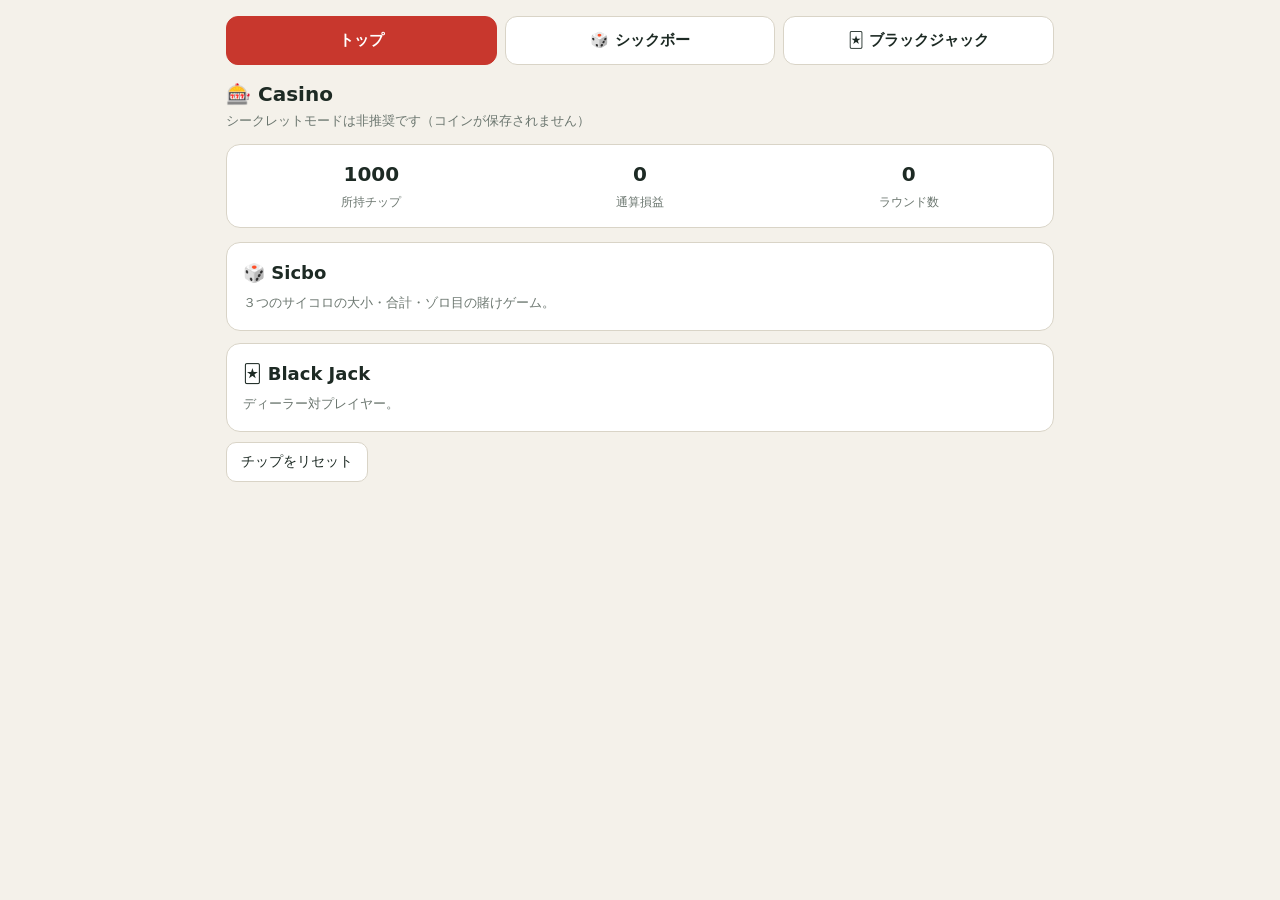
<file: index.html>
<!DOCTYPE html>
<html lang="ja">
<head>
<meta charset="utf-8">
<meta name="viewport" content="width=device-width, initial-scale=1, viewport-fit=cover">
<title>CASINO</title>
<link rel="stylesheet" href="assets/common.css">
<style>
.games{display:grid;gap:12px}
.game{display:block;text-decoration:none;color:var(--ink);background:var(--card);border:1px solid var(--line);border-radius:14px;padding:16px}
.game b{display:block;font-size:18px;margin-bottom:4px}.game span{color:var(--sub);font-size:13px}
.game:hover{border-color:var(--gold)}
</style>
</head>
<body>
<main>
<nav class="nav"><a href="index.html" class="on">トップ</a><a href="sicbo.html">🎲 シックボー</a><a href="blackjack.html">🃏 ブラックジャック</a></nav>
<h1>🎰 Casino</h1>
<p class="sub">シークレットモードは非推奨です（コインが保存されません）</p>
<div class="card top" style="grid-template-columns:repeat(3,1fr)">
  <div class="stat"><b id="bal">1000</b><span>所持チップ</span></div>
  <div class="stat"><b id="net">0</b><span>通算損益</span></div>
  <div class="stat"><b id="rnd">0</b><span>ラウンド数</span></div>
</div>
<div class="games">
  <a class="game" href="sicbo.html"><b>🎲 Sicbo</b><span>３つのサイコロの大小・合計・ゾロ目の賭けゲーム。</span></a>
  <a class="game" href="blackjack.html"><b>🃏 Black Jack</b><span>ディーラー対プレイヤー。</span></a>
</div>
<div class="btns"><button class="b" id="reset">チップをリセット</button></div>
</main>
<script src="assets/wallet.js"></script>
<script>
const $=id=>document.getElementById(id);
function paint(){
  const s=Wallet.get();$("bal").textContent=s.balance;
  const n=$("net");n.textContent=(s.net>0?"+":"")+s.net;n.className=s.net>0?"pos":s.net<0?"neg":"";
  $("rnd").textContent=s.rounds;
}
paint();Wallet.on(paint);
$("reset").onclick=()=>{if(confirm("チップを"+Wallet.START+"枚に戻します。よろしいですか?")){Wallet.reset();paint()}};
</script>
</body>
</html>
</file>
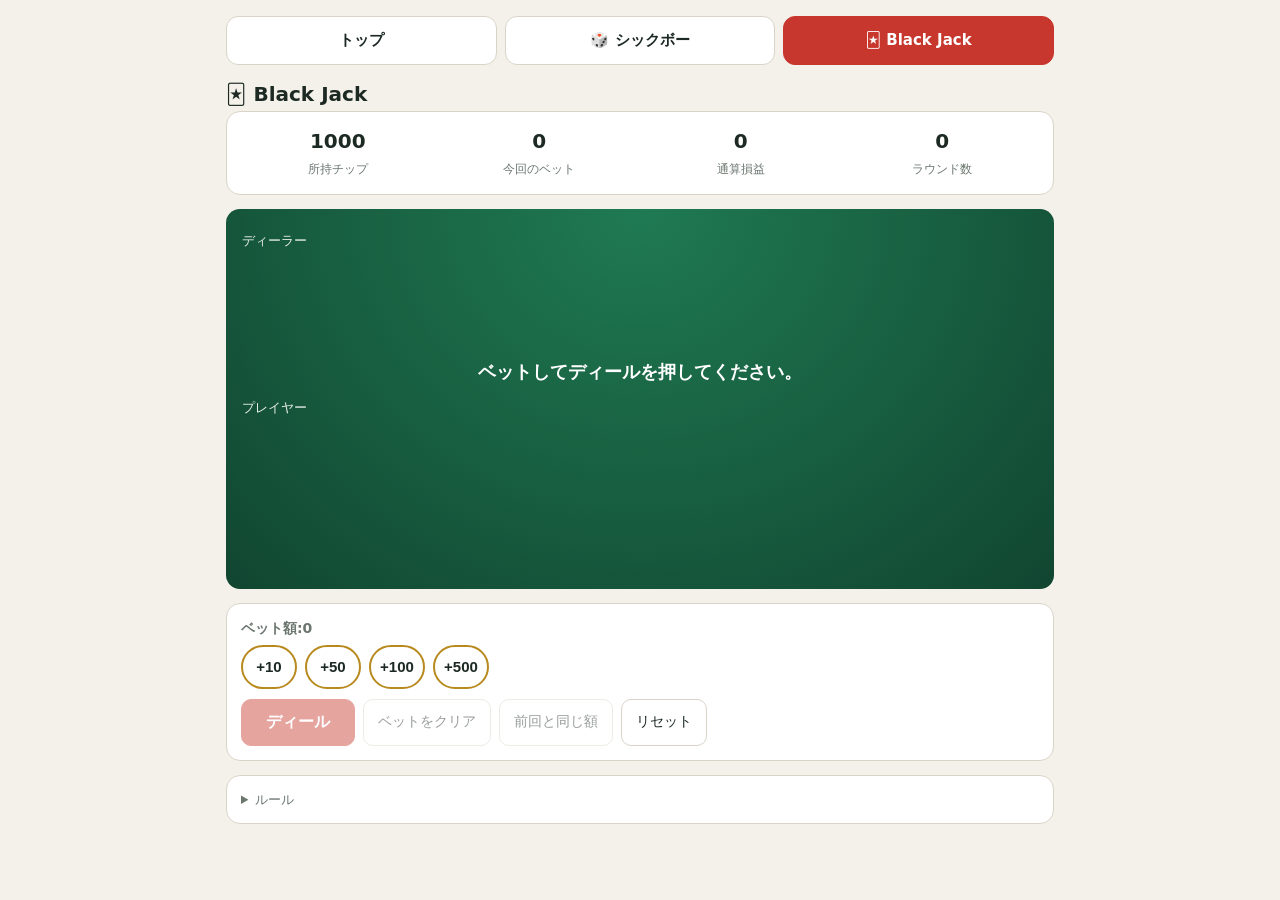
<file: blackjack.html>
<!DOCTYPE html>
<html lang="ja">
<head>
<meta charset="utf-8">
<meta name="viewport" content="width=device-width, initial-scale=1, viewport-fit=cover">
<title>Black Jack</title>
<link rel="stylesheet" href="assets/common.css">
<style>
.bjtable{background:radial-gradient(ellipse at 50% 0,#1f7a52,#114631);border-radius:14px;padding:16px;color:#fff;margin-bottom:14px;min-height:380px}
.lbl{font-size:13px;opacity:.9;margin:6px 0}
.cards{display:flex;flex-wrap:wrap;gap:6px;min-height:90px}
.pc{width:60px;height:86px;background:#fff;color:#111;border-radius:8px;display:flex;flex-direction:column;justify-content:space-between;padding:6px 7px;font-weight:700;font-size:18px;line-height:1;box-shadow:0 3px 8px rgba(0,0,0,.4)}
.pc.nw{animation:deal .35s ease-out}
.pc.red{color:#c8372d}
.pc .s{font-size:28px;align-self:center}
.pc.back{background:repeating-linear-gradient(45deg,#8a1f1f 0 6px,#b32b2b 6px 12px);border:3px solid #fff}
@keyframes deal{from{opacity:0;transform:translateY(-30px) scale(.9)}}
.bjmsg{text-align:center;font-weight:700;min-height:28px;margin:12px 0;font-size:18px}
.hands{display:flex;flex-wrap:wrap;gap:12px}
.hand{border:2px solid transparent;border-radius:12px;padding:8px;background:rgba(0,0,0,.22)}
.hand.act{border-color:#ffd84a}
.hand .info{font-size:13px;margin-top:6px;display:flex;gap:10px;flex-wrap:wrap}
.hand .res{font-weight:700;color:#ffd84a}
@media (max-width:560px){.pc{width:50px;height:74px;font-size:15px}.pc .s{font-size:22px}}
</style>
</head>
<body>
<main>
<nav class="nav"><a href="index.html">トップ</a><a href="sicbo.html">🎲 シックボー</a><a href="blackjack.html" class="on">🃏 Black Jack</a></nav>
<h1>🃏 Black Jack</h1>

<div class="card top">
  <div class="stat"><b id="bal">1000</b><span>所持チップ</span></div>
  <div class="stat"><b id="tot">0</b><span>今回のベット</span></div>
  <div class="stat"><b id="net">0</b><span>通算損益</span></div>
  <div class="stat"><b id="rnd">0</b><span>ラウンド数</span></div>
</div>

  <div class="bjtable">
    <div class="lbl">ディーラー <b id="dTot"></b></div>
    <div class="cards" id="dCards"></div>
    <div class="bjmsg" id="bjMsg">ベットしてディールを押してください。</div>
    <div class="lbl">プレイヤー</div>
    <div class="hands" id="pHands"></div>
  </div>
  <div class="card">
    <div id="bjBetBox">
      <h2>ベット額:<span id="bjBetAmt">0</span></h2>
      <div class="chips" id="bjChips"><button class="chip" data-a="10">+10</button><button class="chip" data-a="50">+50</button><button class="chip" data-a="100">+100</button><button class="chip" data-a="500">+500</button></div>
      <div class="btns"><button class="b primary" id="bjDeal">ディール</button><button class="b" id="bjClr">ベットをクリア</button><button class="b" id="bjSame">前回と同じ額</button><button class="b" id="bjReset">リセット</button></div>
    </div>
    <div id="bjActBox" hidden>
      <div class="btns" style="margin-top:0"><button class="b primary" id="bjHit">ヒット</button><button class="b" id="bjStand">スタンド</button><button class="b" id="bjDbl">ダブル</button><button class="b" id="bjSplit">スプリット</button></div>
    </div>
  </div>
  <div class="card"><details><summary>ルール</summary><ul>
    <li>6デッキ。21を超えずにディーラーより21に近づければ勝ち(1:1)。</li>
    <li>最初の2枚が21(Black Jack)は3:2。ディーラーもBlack Jackならプッシュ(賭け金が戻る)。</li>
    <li>ディーラーは17以上になるまでヒットし、ソフト17を含むすべての17でスタンドします。</li>
    <li>ダブル:最初の2枚のとき、同額を追加して1枚だけ引いて終了(スプリット後も可)。</li>
    <li>スプリット:同じ数値の2枚(10・J・Q・Kは同じ扱い)を2手に分け、同額を追加。最大4手まで。Aのスプリットは各1枚だけ引いて終了し、再スプリットはできません。スプリット後の21はBlack Jackにならず1:1です。</li>
    <li>ディーラーがBlack Jackのときは、ダブルやスプリットを選ぶ前に公開されます。インシュランスとサレンダーはありません。</li>
    <li>チップはシックボーと共通です。</li>
  </ul></details></div>
</main>
<script src="assets/wallet.js"></script>
<script>
const $=id=>document.getElementById(id);
let {balance,net,rounds}=Wallet.get();
function paint(){
  $("bal").textContent=balance;
  $("tot").textContent=bj.phase==="bet"?bj.bet:bj.hands.reduce((a,h)=>a+h.bet,0);
  const n=$("net");n.textContent=(net>0?"+":"")+net;n.className=net>0?"pos":net<0?"neg":"";
  $("rnd").textContent=rounds;save();
}
// チップ・損益は共通の Wallet に、前回のベット額はこのゲーム専用のキーに保存
const BJ_KEY="casino-blackjack-v1";
function save(){
  Wallet.set({balance:balance+bjHeld(),net,rounds});
  try{localStorage.setItem(BJ_KEY,JSON.stringify({first:bj.first}))}catch(e){}
}
function resetAll(){
  if(bj.lock||bj.phase!=="bet")return;
  Wallet.reset();({balance,net,rounds}=Wallet.get());
  bj.bet=0;bj.hands=[];bj.dealer=[];bj.hole=false;bj.first=0;
  $("bjMsg").textContent="ベットしてディールを押してください。";paint();
}
/* ===== Black Jack(6デッキ / ディーラーは全ての17でスタンド / BJは3:2) ===== */
const RANKS=["A","2","3","4","5","6","7","8","9","10","J","Q","K"],SUITS=["♠","♥","♦","♣"];
const BJ_RULES={decks:6,bjPays:1.5,maxHands:4,reshuffleBelow:78}; // 配当や枚数はここで変更
let bj={shoe:[],dealer:[],hands:[],cur:0,bet:0,first:0,phase:"bet",lock:false,hole:false};
const sleep=ms=>new Promise(r=>setTimeout(r,ms));
function newShoe(){
  const s=[];
  for(let k=0;k<BJ_RULES.decks;k++)for(const su of SUITS)for(let r=0;r<13;r++)s.push({r,su,n:0});
  for(let i=s.length-1;i>0;i--){const j=Math.floor(Math.random()*(i+1));[s[i],s[j]]=[s[j],s[i]]}
  bj.shoe=s;
}
function draw(){if(!bj.shoe.length)newShoe();const c=bj.shoe.pop();c.n=1;return c}
const cv=c=>c.r===0?11:Math.min(c.r+1,10);
function tot(cs){let t=0,a=0;cs.forEach(c=>{t+=cv(c);if(c.r===0)a++});while(t>21&&a>0){t-=10;a--}return t}
const bjCur=()=>bj.hands[bj.cur];
// 勝負がついていない賭け金(保存時にチップへ戻す)
function bjHeld(){return bj.phase==="bet"?bj.bet:bj.hands.reduce((a,h)=>a+h.bet,0)}
function canDouble(){const h=bjCur();return !!h&&h.cards.length===2&&!h.aces&&balance>=h.bet}
function canSplit(){const h=bjCur();return !!h&&h.cards.length===2&&!h.aces&&cv(h.cards[0])===cv(h.cards[1])&&bj.hands.length<BJ_RULES.maxHands&&balance>=h.bet}
const cardHTML=c=>`<div class="pc${(c.su==="♥"||c.su==="♦")?" red":""}${c.n?" nw":""}"><span>${RANKS[c.r]}</span><span class="s">${c.su}</span></div>`;
function bjRender(){
  const d=bj.dealer;
  $("dCards").innerHTML=d.map((c,i)=>(i===1&&!bj.hole)?'<div class="pc back"></div>':cardHTML(c)).join("");
  $("dTot").textContent=d.length?(bj.hole?tot(d):cv(d[0])):"";
  $("pHands").innerHTML=bj.hands.map((h,i)=>`<div class="hand${bj.phase==="play"&&i===bj.cur?" act":""}"><div class="cards">${h.cards.map(cardHTML).join("")}</div><div class="info"><span>合計 ${tot(h.cards)}</span><span>ベット ${h.bet}</span>${h.res?`<span class="res">${h.res}</span>`:""}</div></div>`).join("");
  [...d,...bj.hands.flatMap(h=>h.cards)].forEach(c=>c.n=0);
  bjUI();
}
function bjUI(){
  const bet=bj.phase==="bet",play=bj.phase==="play"&&!bj.lock;
  $("bjBetBox").hidden=!bet;$("bjActBox").hidden=bet;$("bjBetAmt").textContent=bj.bet;
  document.querySelectorAll("#bjChips .chip").forEach(b=>b.disabled=bj.lock||balance<+b.dataset.a);
  $("bjDeal").disabled=bj.lock||bj.bet<=0;$("bjClr").disabled=bj.lock||bj.bet<=0;
  $("bjSame").disabled=bj.lock||!bj.first||balance+bj.bet<bj.first;
  $("bjHit").disabled=!play;$("bjStand").disabled=!play;
  $("bjDbl").disabled=!(play&&canDouble());$("bjSplit").disabled=!(play&&canSplit());
}
function bjFresh(){ // 前のラウンドの表示を片付ける
  if(bj.hands.length&&bj.bet===0){bj.hands=[];bj.dealer=[];bj.hole=false;$("bjMsg").textContent="ベットしてディールを押してください。"}
}
function bjAdd(n){if(bj.phase!=="bet"||bj.lock||balance<n)return;bjFresh();balance-=n;bj.bet+=n;paint();bjRender()}
function bjClr(){if(bj.phase!=="bet"||bj.lock)return;balance+=bj.bet;bj.bet=0;paint();bjRender()}
function bjSame(){if(bj.phase!=="bet"||bj.lock)return;bjFresh();balance+=bj.bet;bj.bet=0;if(balance>=bj.first){balance-=bj.first;bj.bet=bj.first}paint();bjRender()}
function reveal(){if(!bj.hole){bj.hole=true;if(bj.dealer[1])bj.dealer[1].n=1}}
async function bjDeal(){
  if(bj.phase!=="bet"||bj.lock||bj.bet<=0)return;
  bj.lock=true;if(bj.shoe.length<BJ_RULES.reshuffleBelow)newShoe();
  bj.first=bj.bet;bj.dealer=[];bj.hole=false;bj.cur=0;bj.phase="play";
  const h={cards:[],bet:bj.bet,fromSplit:false,done:false};bj.hands=[h];
  $("bjMsg").textContent="";paint();bjRender();
  for(const t of [h.cards,bj.dealer,h.cards,bj.dealer]){await sleep(300);t.push(draw());bjRender()}
  // ディーラーがBlack Jack、またはプレイヤーがBlack Jackならその場で決着
  if(tot(bj.dealer)===21||tot(h.cards)===21){await sleep(400);reveal();bjRender();await sleep(700);bjSettle();return}
  bj.lock=false;bjRender();
}
async function bjNext(){
  while(bj.cur<bj.hands.length&&bj.hands[bj.cur].done)bj.cur++;
  if(bj.cur>=bj.hands.length){await bjDealer();return}
  bj.lock=false;bjRender();
}
async function bjHit(){
  if(bj.phase!=="play"||bj.lock)return;bj.lock=true;
  const h=bjCur();h.cards.push(draw());if(tot(h.cards)>=21)h.done=true;
  bjRender();await sleep(450);await bjNext();
}
async function bjStand(){if(bj.phase!=="play"||bj.lock)return;bj.lock=true;bjCur().done=true;bjRender();await bjNext()}
async function bjDouble(){
  if(bj.phase!=="play"||bj.lock||!canDouble())return;bj.lock=true;
  const h=bjCur();balance-=h.bet;h.bet*=2;h.cards.push(draw());h.done=true;
  paint();bjRender();await sleep(600);await bjNext();
}
async function bjSplit(){
  if(bj.phase!=="play"||bj.lock||!canSplit())return;bj.lock=true;
  const h=bjCur();balance-=h.bet;
  const h2={cards:[h.cards.pop()],bet:h.bet,fromSplit:true,done:false};h.fromSplit=true;
  h.cards.push(draw());h2.cards.push(draw());
  if(h.cards[0].r===0){h.aces=h2.aces=true;h.done=h2.done=true} // Aのスプリットは1枚ずつで終了
  else{if(tot(h.cards)===21)h.done=true;if(tot(h2.cards)===21)h2.done=true}
  bj.hands.splice(bj.cur+1,0,h2);
  paint();bjRender();await sleep(600);await bjNext();
}
async function bjDealer(){
  bj.phase="dealer";bj.lock=true;reveal();bjRender();await sleep(700);
  if(bj.hands.some(h=>tot(h.cards)<=21)){ // 全員バーストなら引かない。17以上になるまでヒット
    while(tot(bj.dealer)<17){bj.dealer.push(draw());bjRender();await sleep(700)}
  }
  bjSettle();
}
function bjSettle(){
  reveal();
  const d=bj.dealer,dt=tot(d),dBJ=d.length===2&&dt===21;
  let ret=0,stake=0,won=0,nat=false;
  bj.hands.forEach(h=>{
    const pt=tot(h.cards),isBJ=h.cards.length===2&&pt===21&&!h.fromSplit;
    let r=0,label="負け";
    if(pt>21)label="バースト";
    else if(isBJ){if(dBJ){r=h.bet;label="プッシュ"}else{r=h.bet*(1+BJ_RULES.bjPays);label="Black Jack";nat=true}}
    else if(dBJ)label="負け";
    else if(dt>21||pt>dt){r=h.bet*2;label="勝ち"}
    else if(pt===dt){r=h.bet;label="プッシュ"}
    h.res=label+(r>h.bet?" +"+(r-h.bet):r<h.bet?" -"+h.bet:"");
    ret+=r;stake+=h.bet;if(r>h.bet)won+=r;
  });
  const diff=ret-stake;
  balance+=ret;net+=diff;rounds++;
  bj.phase="bet";bj.bet=0;bj.lock=false;
  $("bjMsg").textContent=(nat?"Black Jack! ":"")+(diff>0?"勝ち +"+diff:diff<0?"負け "+diff:"引き分け ±0")+(balance===0?"(チップがなくなりました。リセットできます)":"");
  paint();bjRender();
  if(won>0)showPayout(won);
}
document.querySelectorAll("#bjChips .chip").forEach(b=>b.onclick=()=>bjAdd(+b.dataset.a));
$("bjDeal").onclick=bjDeal;$("bjClr").onclick=bjClr;$("bjSame").onclick=bjSame;
$("bjHit").onclick=bjHit;$("bjStand").onclick=bjStand;$("bjDbl").onclick=bjDouble;$("bjSplit").onclick=bjSplit;
$("bjReset").onclick=()=>{resetAll();bjRender()};

try{const s=JSON.parse(localStorage.getItem(BJ_KEY)||"null");if(s&&Number.isFinite(s.first)&&s.first>0)bj.first=Math.floor(s.first)}catch(e){}
paint();bjRender();
// 別タブ・別ページでチップが変わったら反映(ベット中は上書きしない)
Wallet.on(s=>{if(bj.lock||bj.phase!=="bet"||bj.bet>0)return;balance=s.balance;net=s.net;rounds=s.rounds;paint();bjRender()});
</script>
</body>
</html>
</file>
<file: assets/common.css>
/* 全ページ共通の見た目 */
:root{--bg:#f4f1ea;--card:#fff;--ink:#1d2a24;--sub:#6b766f;--line:#d9d4c7;--felt:#1f6b4a;--accent:#c8372d;--gold:#b88a1e;--cell:#eef5f0;--win:#1f7a46;--lose:#b3261e;box-sizing:border-box;padding-top:env(safe-area-inset-top,0px);padding-bottom:env(safe-area-inset-bottom,0px)}
@media (prefers-color-scheme:dark){:root:not([data-theme="light"]){--bg:#121815;--card:#1b2420;--ink:#ecf1ee;--sub:#97a49c;--line:#34413a;--felt:#2f8f64;--accent:#ef5a4f;--gold:#e0b341;--cell:#232e29;--win:#4cc27e;--lose:#ff7a70}}
*{box-sizing:border-box}
html{color-scheme:light dark;scroll-padding-top:env(safe-area-inset-top,0px)}
body{margin:0;background:var(--bg);color:var(--ink);font-family:"Hiragino Sans","Noto Sans JP","Yu Gothic",system-ui,sans-serif;line-height:1.5}
main{max-width:860px;margin:0 auto;padding:16px}
h1{font-size:20px;margin:0 0 2px}
.sub{color:var(--sub);font-size:13px;margin:0 0 14px}
.card{background:var(--card);border:1px solid var(--line);border-radius:14px;padding:14px;margin-bottom:14px}
.top{display:grid;grid-template-columns:repeat(4,1fr);gap:8px}
.stat{text-align:center}.stat b{display:block;font-size:20px;font-variant-numeric:tabular-nums}.stat span{font-size:12px;color:var(--sub)}
[hidden]{display:none!important}
#payout{position:fixed;inset:0;z-index:50;display:flex;flex-direction:column;align-items:center;justify-content:center;gap:4px;pointer-events:none;opacity:0;background:rgba(0,0,0,.6);color:#ffd84a;text-align:center}
#payout small{font-size:clamp(16px,4vw,28px);color:#fff;letter-spacing:.3em}
#payout b{font-size:clamp(56px,16vw,160px);line-height:1.1;font-variant-numeric:tabular-nums;text-shadow:0 0 28px rgba(255,200,40,.85)}
.chips{display:flex;gap:8px;flex-wrap:wrap;align-items:center}
.chip{border:2px solid var(--gold);background:var(--card);color:var(--ink);border-radius:999px;min-width:56px;height:44px;font-weight:700;cursor:pointer;font-size:15px}
.chip.on{background:var(--gold);color:#111}
.btns{display:flex;gap:8px;flex-wrap:wrap;margin-top:10px}
button.b{border:1px solid var(--line);background:var(--card);color:var(--ink);border-radius:10px;padding:10px 14px;font-size:14px;cursor:pointer}
button.b.primary{background:var(--accent);border-color:var(--accent);color:#fff;font-weight:700;font-size:16px;padding:12px 24px}
button:disabled{opacity:.45;cursor:not-allowed}
h2{font-size:14px;margin:14px 0 6px;color:var(--sub)}
h2:first-child{margin-top:0}
.pos{color:var(--win)}.neg{color:var(--lose)}
.note{font-size:12px;color:var(--sub)}
details{font-size:13px;color:var(--sub)}summary{cursor:pointer}
.nav{display:flex;gap:8px;margin-bottom:14px;flex-wrap:wrap}
.nav a{flex:1;min-width:110px;text-align:center;padding:12px;border:1px solid var(--line);background:var(--card);color:var(--ink);border-radius:12px;font-size:15px;font-weight:700;text-decoration:none}
.nav a.on{background:var(--accent);border-color:var(--accent);color:#fff}
@media (max-width:560px){.top{grid-template-columns:repeat(2,1fr)}}
</file>
